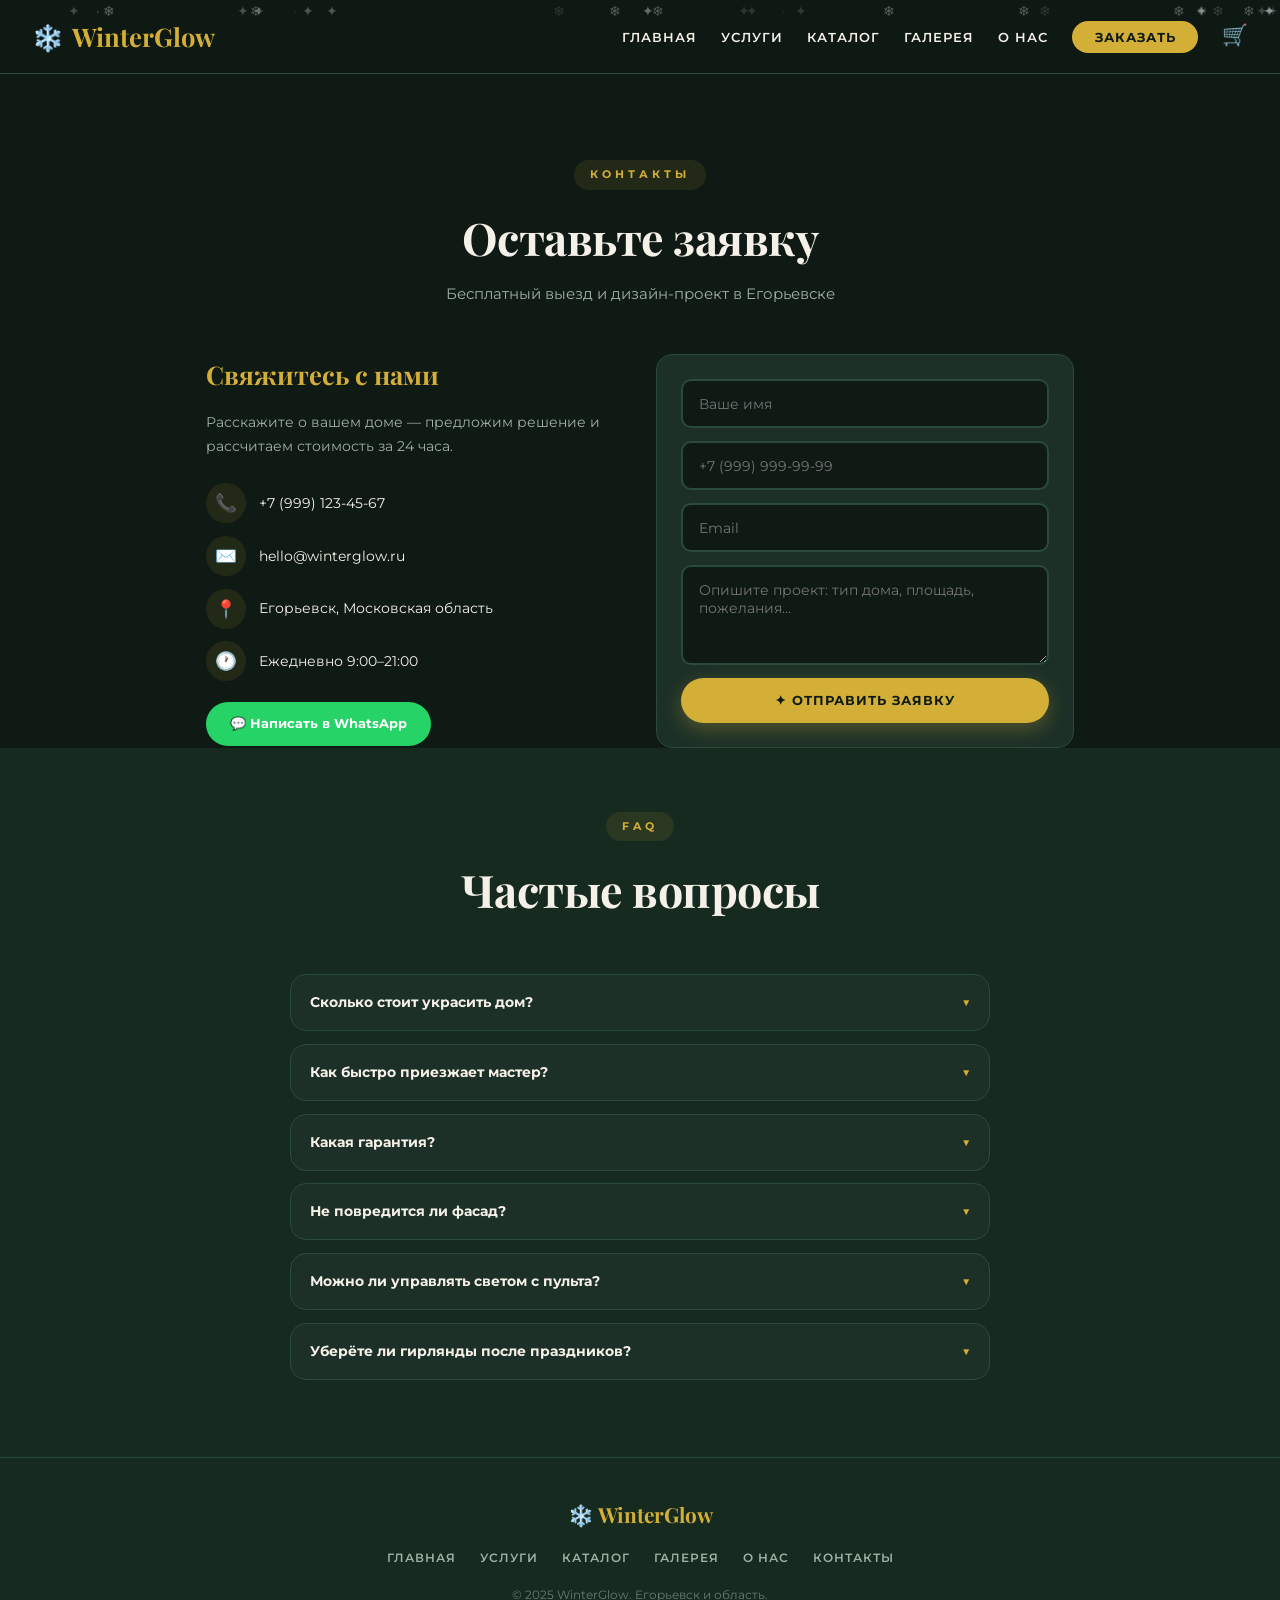
<file: contact.html>
<!DOCTYPE html>
<html lang="ru">
<head>
<meta charset="UTF-8">
<meta name="viewport" content="width=device-width, initial-scale=1.0">
<meta name="description" content="Свяжитесь с WinterGlow. Бесплатный выезд на замер. Егорьевск и область.">
<title>Контакты — WinterGlow</title>
<link rel="stylesheet" href="css/style.css">
</head>
<body>
<div id="snow"></div>
<div class="admin-bar" id="adminBar"><span>🔐 Админ</span><button class="abtn" onclick="exportData()">💾 Сохранить</button><button class="abtn" onclick="importData()">📂 Загрузить</button><button class="abtn red" onclick="toggleAdmin()">Выход</button></div>
<nav class="nav" id="navbar">
<div class="nav-logo" onclick="location.href='index.html'"><span>❄️</span> WinterGlow</div>
<ul class="nav-links" id="navLinks">
<li><a href="index.html" data-page="home">Главная</a></li>
<li><a href="services.html" data-page="services">Услуги</a></li>
<li><a href="catalog.html" data-page="catalog">Каталог</a></li>
<li><a href="gallery.html" data-page="gallery">Галерея</a></li>
<li><a href="about.html" data-page="about">О нас</a></li>
<li><a href="contact.html" data-page="contact" class="active nav-cta">Заказать</a></li>
<li><button class="cart-icon" onclick="openCart()">🛒<span class="cart-count" id="cartCount">0</span></button></li>
</ul>
<button class="burger" id="burger" onclick="toggleMenu()"><span></span><span></span><span></span></button>
</nav>
<main>
<div class="section-head" style="padding-top:5rem">
<span class="section-tag">Контакты</span>
<h2 class="section-title">Оставьте заявку</h2>
<p class="section-sub">Бесплатный выезд и дизайн-проект в Егорьевске</p>
</div>
<div class="contact-wrap">
<div class="contact-info">
<h3>Свяжитесь с нами</h3>
<p>Расскажите о вашем доме — предложим решение и рассчитаем стоимость за 24 часа.</p>
<div class="contact-line"><span class="ic">📞</span> +7 (999) 123-45-67</div>
<div class="contact-line"><span class="ic">✉️</span> hello@winterglow.ru</div>
<div class="contact-line"><span class="ic">📍</span> Егорьевск, Московская область</div>
<div class="contact-line"><span class="ic">🕐</span> Ежедневно 9:00–21:00</div>
<a href="https://wa.me/79991234567" target="_blank" class="wa-btn">💬 Написать в WhatsApp</a>
</div>
<form class="contact-form" id="contactForm">
<input type="text" name="name" placeholder="Ваше имя" required>
<input type="tel" name="phone" id="phone" placeholder="+7 (999) 999-99-99" required>
<input type="email" name="email" placeholder="Email">
<textarea name="message" placeholder="Опишите проект: тип дома, площадь, пожелания..."></textarea>
<input type="hidden" name="cart" id="cartField">
<button type="submit" class="btn btn-gold" style="justify-content:center">✦ Отправить заявку</button>
<div class="form-ok" id="formOk">✓ Заявка отправлена! Перезвоним в течение часа.</div>
</form>
</div>
<section class="section alt">
<div class="section-head"><span class="section-tag">FAQ</span><h2 class="section-title">Частые вопросы</h2></div>
<div class="faq-list" id="faqList"></div>
</section>
</main>
<footer>
<div class="footer-logo">❄️ WinterGlow</div>
<ul class="footer-links"><li><a href="index.html">Главная</a></li><li><a href="services.html">Услуги</a></li><li><a href="catalog.html">Каталог</a></li><li><a href="gallery.html">Галерея</a></li><li><a href="about.html">О нас</a></li><li><a href="contact.html">Контакты</a></li></ul>
<p class="footer-copy">© 2025 WinterGlow. Егорьевск и область.</p>
</footer>
<div class="cart-modal" id="cartModal" onclick="closeCartOutside(event)"><div class="cart-panel" onclick="event.stopPropagation()"><div class="cart-header"><h3>🛒 Корзина</h3><button class="cart-close" onclick="closeCart()">✕</button></div><div id="cartItems"></div><div class="cart-total"><span>Итого:</span><span class="cart-total-price" id="cartTotal">0 ₽</span></div><div class="cart-actions"><a href="contact.html" class="btn btn-gold" style="justify-content:center" onclick="closeCart()">Оформить</a><button class="btn btn-outline" style="justify-content:center" onclick="clearCart()">Очистить</button></div></div></div>
<script src="js/data.js"></script><script src="js/app.js"></script><script src="js/components.js"></script>
</body>
</html>
</file>
<file: css/style.css>
@import url('https://fonts.googleapis.com/css2?family=Montserrat:wght@300;400;500;600;700;800&family=Playfair+Display:wght@400;600;700;800&display=swap');

:root{--bg:#0f1a14;--bg2:#162a1f;--surface:#1c3027;--surface2:#234034;--gold:#d4af37;--gold2:#b8943e;--cream:#f5f0e8;--red:#c0392b;--red2:#e74c3c;--green:#27ae60;--text:#f5f0e8;--text2:#a0b0a5;--text3:#6a7a70;--border:#2a4a3a;--radius:16px;--shadow:0 8px 32px rgba(0,0,0,.3);--shadow-lg:0 20px 60px rgba(0,0,0,.4)}

*{margin:0;padding:0;box-sizing:border-box}
html{scroll-behavior:smooth}
body{font-family:'Montserrat',sans-serif;background:var(--bg);color:var(--text);line-height:1.6;overflow-x:hidden}
img{max-width:100%}

/* SNOW */
#snow{position:fixed;top:0;left:0;width:100%;height:100%;pointer-events:none;z-index:9999}
.flake{position:absolute;color:rgba(255,255,255,.5);font-size:14px;animation:fall linear infinite;user-select:none}
@keyframes fall{0%{transform:translateY(-10vh) translateX(0)}100%{transform:translateY(110vh) translateX(50px)}}

/* ADMIN BAR */
.admin-bar{display:none;justify-content:center;gap:.8rem;padding:.7rem 1rem;background:var(--surface2);border-bottom:2px solid var(--gold);flex-wrap:wrap;position:fixed;top:0;left:0;right:0;z-index:1001}
.admin-bar.active{display:flex}
.admin-bar span{font-size:.75rem;font-weight:700;color:var(--gold);text-transform:uppercase;letter-spacing:1px;display:flex;align-items:center}
.abtn{padding:.45rem 1rem;border-radius:50px;border:none;background:var(--gold);color:var(--bg);font-size:.72rem;font-weight:700;cursor:pointer;font-family:'Montserrat',sans-serif;transition:.3s}
.abtn:hover{background:var(--gold2);transform:translateY(-2px)}
.abtn.red{background:var(--red)}.abtn.red:hover{background:var(--red2)}
body.admin-open .nav{top:50px}body.admin-open .hero,body.admin-open main{padding-top:130px}

/* NAV */
.nav{position:fixed;top:0;left:0;width:100%;z-index:1000;padding:1rem 2rem;display:flex;justify-content:space-between;align-items:center;background:rgba(15,26,20,.85);backdrop-filter:blur(20px);border-bottom:1px solid var(--border);transition:all .3s}
.nav-logo{font-family:'Playfair Display',serif;font-size:1.6rem;font-weight:700;color:var(--gold);text-decoration:none;display:flex;align-items:center;gap:.5rem;cursor:pointer;user-select:none}
.nav-links{display:flex;list-style:none;gap:1.5rem;align-items:center}
.nav-links a{color:var(--text);text-decoration:none;font-size:.8rem;font-weight:600;letter-spacing:1px;text-transform:uppercase;cursor:pointer;position:relative;transition:color .3s;background:none;border:none;font-family:'Montserrat',sans-serif;padding:.3rem 0}
.nav-links a::after{content:'';position:absolute;bottom:0;left:0;width:0;height:2px;background:var(--gold);border-radius:1px;transition:width .3s}
.nav-links a:hover,.nav-links a.active{color:var(--gold)}
.nav-links a:hover::after,.nav-links a.active::after{width:100%}
.nav-cta{background:var(--gold)!important;color:var(--bg)!important;padding:.55rem 1.4rem!important;border-radius:50px!important;font-weight:700!important;transition:all .3s!important}
.nav-cta::after{display:none!important}
.nav-cta:hover{background:var(--gold2)!important;transform:translateY(-2px)}
.cart-icon{position:relative;cursor:pointer;font-size:1.3rem;background:none;border:none;color:var(--text)}
.cart-count{position:absolute;top:-8px;right:-8px;width:20px;height:20px;background:var(--red);color:#fff;border-radius:50%;font-size:.7rem;font-weight:700;display:none;align-items:center;justify-content:center}
.cart-count.visible{display:flex}
.burger{display:none;flex-direction:column;gap:5px;cursor:pointer;background:none;border:none}
.burger span{width:26px;height:2.5px;background:var(--text);display:block;border-radius:2px;transition:.3s}

/* HERO */
.hero{min-height:100vh;display:flex;align-items:center;justify-content:center;position:relative;padding-top:80px;text-align:center;background:radial-gradient(ellipse at 50% 40%,var(--bg2),var(--bg));overflow:hidden}
.hero-glow{position:absolute;width:600px;height:600px;border-radius:50%;background:radial-gradient(circle,rgba(212,175,55,.08),transparent 70%);top:20%;left:50%;transform:translateX(-50%);pointer-events:none}
.hero-content{position:relative;z-index:2;max-width:800px;padding:0 2rem}
.hero-badge{display:inline-flex;align-items:center;gap:.5rem;background:var(--surface);border:1px solid var(--gold);border-radius:50px;padding:.5rem 1.2rem;font-size:.75rem;font-weight:600;letter-spacing:2px;text-transform:uppercase;color:var(--gold);margin-bottom:1.5rem}
.hero-badge .dot{width:8px;height:8px;background:var(--red);border-radius:50%;animation:blink 1.5s infinite}
@keyframes blink{0%,100%{opacity:1}50%{opacity:.3}}
.hero h1{font-family:'Playfair Display',serif;font-size:clamp(2.5rem,6vw,5rem);font-weight:800;line-height:1.1;margin-bottom:1.2rem;letter-spacing:-1px}
.hero h1 .accent{color:var(--gold)}
.hero p{font-size:1.1rem;color:var(--text2);max-width:520px;margin:0 auto 2rem}
.hero-btns{display:flex;gap:1rem;justify-content:center;flex-wrap:wrap}

/* BUTTONS */
.btn{display:inline-flex;align-items:center;gap:.5rem;padding:.9rem 2rem;border-radius:50px;font-weight:700;font-size:.82rem;letter-spacing:1px;text-transform:uppercase;text-decoration:none;cursor:pointer;transition:all .35s;border:none;font-family:'Montserrat',sans-serif}
.btn-gold{background:var(--gold);color:var(--bg);box-shadow:0 6px 20px rgba(212,175,55,.3)}
.btn-gold:hover{background:var(--gold2);transform:translateY(-3px);box-shadow:0 12px 30px rgba(212,175,55,.4)}
.btn-outline{background:transparent;color:var(--text);border:2px solid var(--border)}
.btn-outline:hover{border-color:var(--gold);color:var(--gold)}
.btn-sm{padding:.5rem 1.2rem;font-size:.72rem;border-radius:50px;background:var(--gold);color:var(--bg);border:none;cursor:pointer;font-weight:700;text-transform:uppercase;transition:.3s;font-family:'Montserrat',sans-serif}
.btn-sm:hover{background:var(--gold2);transform:translateY(-2px)}
.btn-sm.added{background:var(--green)}
.btn-danger{background:var(--red);color:#fff;padding:.35rem .9rem;font-size:.7rem;border:none;border-radius:50px;cursor:pointer;font-weight:600}.btn-danger:hover{background:var(--red2)}

/* SECTIONS */
main{padding-top:80px}
.section{padding:4rem 2rem}
.section.alt{background:var(--bg2)}
.section-head{text-align:center;margin-bottom:3rem}
.section-tag{display:inline-block;font-size:.7rem;text-transform:uppercase;letter-spacing:4px;color:var(--gold);margin-bottom:.8rem;font-weight:700;background:rgba(212,175,55,.1);padding:.35rem 1rem;border-radius:50px}
.section-title{font-family:'Playfair Display',serif;font-size:clamp(1.8rem,3.5vw,2.8rem);font-weight:700;margin-bottom:.5rem;letter-spacing:-.5px}
.section-sub{color:var(--text2);font-size:.95rem;max-width:500px;margin:0 auto}

/* SERVICES */
.services-grid{display:grid;grid-template-columns:repeat(auto-fit,minmax(300px,1fr));gap:1.5rem;max-width:1100px;margin:0 auto}
.service-card{background:var(--surface);border:1px solid var(--border);border-radius:var(--radius);padding:2rem 1.5rem;transition:all .4s;position:relative;overflow:hidden}
.service-card::before{content:'';position:absolute;top:0;left:0;right:0;height:3px;background:linear-gradient(90deg,var(--gold),var(--red));transform:scaleX(0);transform-origin:left;transition:.4s}
.service-card:hover{transform:translateY(-8px);box-shadow:var(--shadow-lg);border-color:transparent}
.service-card:hover::before{transform:scaleX(1)}
.service-icon{font-size:2.5rem;margin-bottom:1rem;display:block}
.service-card h3{font-size:1.1rem;font-weight:700;margin-bottom:.5rem}
.service-card p{font-size:.88rem;color:var(--text2);line-height:1.6;margin-bottom:1rem}
.service-price{display:inline-block;padding:.3rem .9rem;background:rgba(212,175,55,.1);border-radius:50px;color:var(--gold);font-size:.8rem;font-weight:700}

/* CATALOG */
.catalog-tools{max-width:1100px;margin:0 auto;padding:0 1rem 1rem;display:flex;flex-direction:column;align-items:center;gap:1rem}
.catalog-filters{display:flex;gap:.6rem;justify-content:center;flex-wrap:wrap}
.filter-btn{padding:.5rem 1.2rem;border-radius:50px;border:2px solid var(--border);background:var(--surface);color:var(--text);font-size:.8rem;font-weight:600;cursor:pointer;transition:.3s;font-family:'Montserrat',sans-serif}
.filter-btn:hover,.filter-btn.active{background:var(--gold);color:var(--bg);border-color:var(--gold)}
.catalog-search{width:100%;max-width:380px;padding:.85rem 1.3rem;border-radius:50px;border:2px solid var(--border);background:var(--surface);color:var(--text);font-family:'Montserrat',sans-serif;font-size:.88rem;transition:.3s}
.catalog-search:focus{outline:none;border-color:var(--gold);box-shadow:0 0 0 3px rgba(212,175,55,.1)}
.catalog-grid{display:grid;grid-template-columns:repeat(auto-fill,minmax(260px,1fr));gap:1.5rem;max-width:1100px;margin:0 auto;padding:0 1rem 2rem}
.product-card{background:var(--surface);border:1px solid var(--border);border-radius:var(--radius);overflow:hidden;transition:all .4s;display:flex;flex-direction:column;box-shadow:var(--shadow);position:relative}
.product-card:hover{transform:translateY(-6px);box-shadow:var(--shadow-lg);border-color:var(--gold)}
.product-img{width:100%;height:200px;position:relative;overflow:hidden}
.product-img img{width:100%;height:100%;object-fit:cover;display:block;transition:.5s}
.product-card:hover .product-img img{transform:scale(1.08)}
.product-img-fallback{width:100%;height:100%;display:flex;align-items:center;justify-content:center;font-size:4rem;background:linear-gradient(135deg,var(--bg2),var(--surface2))}
.product-badge{position:absolute;top:.8rem;left:.8rem;background:var(--red);color:#fff;font-size:.68rem;font-weight:700;padding:.25rem .7rem;border-radius:50px;letter-spacing:1px;text-transform:uppercase;z-index:5}
.product-body{padding:1.2rem;flex:1;display:flex;flex-direction:column}
.product-cat{font-size:.68rem;text-transform:uppercase;letter-spacing:2px;color:var(--gold);margin-bottom:.3rem;font-weight:700}
.product-title{font-size:1rem;font-weight:700;margin-bottom:.3rem;line-height:1.3}
.product-desc{font-size:.82rem;color:var(--text2);line-height:1.5;flex:1;margin-bottom:1rem}
.product-footer{display:flex;justify-content:space-between;align-items:center;gap:.8rem}
.product-price{font-size:1.3rem;font-weight:800;color:var(--gold)}
.product-price small{font-size:.72rem;color:var(--text3);font-weight:500}
.admin-edit,.admin-delete{position:absolute;top:.5rem;width:30px;height:30px;border-radius:50%;color:#fff;border:none;cursor:pointer;font-size:.9rem;z-index:10;display:flex;align-items:center;justify-content:center;transition:transform .2s}
.admin-edit{right:2.5rem;background:var(--gold)}.admin-delete{right:.5rem;background:var(--red)}
.admin-edit:hover,.admin-delete:hover{transform:scale(1.15)}

/* BEFORE/AFTER SLIDER */
.ba-container{max-width:800px;margin:0 auto;position:relative;border-radius:var(--radius);overflow:hidden;box-shadow:var(--shadow-lg);aspect-ratio:4/3;user-select:none}
.ba-img{position:absolute;top:0;left:0;width:100%;height:100%;object-fit:cover;pointer-events:none}
.ba-before{z-index:1}
.ba-after{z-index:2;clip-path:inset(0 0 0 50%)}
.ba-handle{position:absolute;top:0;bottom:0;left:50%;width:4px;background:var(--gold);z-index:3;cursor:ew-resize;transform:translateX(-50%)}
.ba-handle::after{content:'⇆';position:absolute;top:50%;left:50%;transform:translate(-50%,-50%);background:var(--gold);color:var(--bg);width:44px;height:44px;border-radius:50%;display:flex;align-items:center;justify-content:center;font-size:1.2rem;font-weight:700;box-shadow:0 4px 15px rgba(0,0,0,.3)}
.ba-label{position:absolute;top:1rem;z-index:4;padding:.4rem 1rem;border-radius:50px;font-size:.75rem;font-weight:700;text-transform:uppercase;letter-spacing:1px}
.ba-label-before{left:1rem;background:rgba(0,0,0,.6);color:#fff}
.ba-label-after{right:1rem;background:var(--gold);color:var(--bg)}
.ba-tabs{display:flex;gap:.5rem;justify-content:center;margin-bottom:1.5rem;flex-wrap:wrap}
.ba-tab{padding:.5rem 1.2rem;border-radius:50px;border:2px solid var(--border);background:var(--surface);color:var(--text);font-size:.8rem;font-weight:600;cursor:pointer;transition:.3s;font-family:'Montserrat',sans-serif}
.ba-tab.active{background:var(--gold);color:var(--bg);border-color:var(--gold)}

/* GALLERY */
.gallery-grid{display:grid;grid-template-columns:repeat(auto-fill,minmax(280px,1fr));gap:1.2rem;max-width:1100px;margin:0 auto;padding:0 1rem 2rem}
.gallery-item{position:relative;border-radius:var(--radius);overflow:hidden;aspect-ratio:4/3;cursor:pointer;background:var(--surface);border:1px solid var(--border);transition:all .4s;box-shadow:var(--shadow)}
.gallery-item:hover{transform:scale(1.03);box-shadow:var(--shadow-lg);border-color:var(--gold);z-index:2}
.gallery-item img{width:100%;height:100%;object-fit:cover;display:block;transition:.5s}
.gallery-item:hover img{transform:scale(1.1)}
.gallery-overlay{position:absolute;bottom:0;left:0;right:0;padding:1.2rem;background:linear-gradient(transparent,rgba(0,0,0,.85));transform:translateY(100%);transition:.4s}
.gallery-item:hover .gallery-overlay{transform:translateY(0)}
.gallery-overlay h4{color:#fff;font-size:.95rem;font-weight:700}
.gallery-overlay p{color:rgba(255,255,255,.7);font-size:.78rem;margin-top:.2rem}
.gallery-item .admin-delete{top:.5rem;right:.5rem}

/* LIGHTBOX */
.lightbox{display:none;position:fixed;top:0;left:0;width:100%;height:100%;background:rgba(0,0,0,.95);z-index:2000;align-items:center;justify-content:center;flex-direction:column}
.lightbox.active{display:flex}
.lightbox img{max-width:90%;max-height:80vh;border-radius:var(--radius);object-fit:contain}
.lb-close{position:absolute;top:1.5rem;right:1.5rem;font-size:1.5rem;color:#fff;cursor:pointer;background:rgba(255,255,255,.1);border:none;width:44px;height:44px;border-radius:50%;display:flex;align-items:center;justify-content:center;transition:.3s}.lb-close:hover{background:rgba(255,255,255,.2)}
.lb-cap{color:#fff;margin-top:1rem;font-size:1rem;text-align:center;font-weight:500}
.lb-nav{position:absolute;top:50%;transform:translateY(-50%);font-size:2rem;color:#fff;cursor:pointer;background:rgba(255,255,255,.08);border:none;width:46px;height:46px;border-radius:50%;display:flex;align-items:center;justify-content:center;transition:.3s}.lb-nav:hover{background:rgba(255,255,255,.2)}
.lb-prev{left:1.5rem}.lb-next{right:1.5rem}

/* CART */
.cart-modal{display:none;position:fixed;top:0;left:0;width:100%;height:100%;background:rgba(0,0,0,.6);z-index:1500;align-items:center;justify-content:flex-end}
.cart-modal.active{display:flex}
.cart-panel{width:100%;max-width:400px;height:100%;background:var(--surface);padding:1.5rem;overflow-y:auto;animation:slideIn .3s}
@keyframes slideIn{from{transform:translateX(100%)}to{transform:translateX(0)}}
.cart-header{display:flex;justify-content:space-between;align-items:center;margin-bottom:1rem;padding-bottom:1rem;border-bottom:1px solid var(--border)}
.cart-header h3{font-family:'Playfair Display',serif;font-size:1.4rem;color:var(--gold)}
.cart-close{background:none;border:none;font-size:1.4rem;cursor:pointer;color:var(--text)}
.cart-item{display:flex;gap:.8rem;padding:.8rem 0;border-bottom:1px solid var(--border);align-items:center}
.cart-item img{width:50px;height:50px;border-radius:10px;object-fit:cover;flex-shrink:0}
.cart-item-fallback{width:50px;height:50px;border-radius:10px;display:flex;align-items:center;justify-content:center;font-size:1.5rem;flex-shrink:0;background:var(--surface2)}
.cart-item-info{flex:1;min-width:0}
.cart-item-title{font-weight:700;font-size:.85rem;margin-bottom:.2rem;white-space:nowrap;overflow:hidden;text-overflow:ellipsis}
.cart-item-price{color:var(--gold);font-weight:700;font-size:.82rem}
.cart-empty{text-align:center;color:var(--text3);padding:2rem 0}
.cart-total{display:flex;justify-content:space-between;align-items:center;margin-top:1rem;padding-top:1rem;border-top:2px solid var(--border);font-weight:700;font-size:1.1rem}
.cart-total-price{color:var(--gold);font-size:1.3rem}
.cart-actions{display:flex;flex-direction:column;gap:.8rem;margin-top:1rem}

/* PROCESS */
.process-grid{display:grid;grid-template-columns:repeat(auto-fit,minmax(200px,1fr));gap:1.5rem;max-width:1000px;margin:0 auto}
.process-step{text-align:center;padding:1.5rem}
.process-num{width:50px;height:50px;border-radius:50%;background:var(--gold);color:var(--bg);font-size:1.3rem;font-weight:800;display:flex;align-items:center;justify-content:center;margin:0 auto 1rem}
.process-step h4{font-size:.95rem;font-weight:700;margin-bottom:.3rem}
.process-step p{font-size:.82rem;color:var(--text2)}

/* CALCULATOR */
.calc-wrap{max-width:600px;margin:0 auto;background:var(--surface);border:1px solid var(--border);border-radius:var(--radius);padding:2rem;box-shadow:var(--shadow)}
.calc-row{margin-bottom:1.2rem}
.calc-row label{display:block;font-size:.78rem;font-weight:600;color:var(--text2);margin-bottom:.4rem;text-transform:uppercase;letter-spacing:1px}
.calc-row select,.calc-row input{width:100%;background:var(--bg);border:2px solid var(--border);border-radius:10px;padding:.7rem .9rem;color:var(--text);font-family:'Montserrat',sans-serif;font-size:.88rem;transition:.3s}
.calc-row select:focus,.calc-row input:focus{outline:none;border-color:var(--gold)}
.calc-row input[type=range]{-webkit-appearance:none;height:6px;background:var(--border);border:none;border-radius:3px;padding:0}
.calc-row input[type=range]::-webkit-slider-thumb{-webkit-appearance:none;width:22px;height:22px;background:var(--gold);border-radius:50%;cursor:pointer}
.calc-row input[type=number]{-moz-appearance:textfield}.calc-row input[type=number]::-webkit-inner-spin-button{display:none}
.calc-result{background:var(--bg);border-radius:12px;padding:1.5rem;text-align:center;margin-top:1rem;border:1px solid var(--gold)}
.calc-result-label{font-size:.8rem;color:var(--text2);margin-bottom:.3rem}
.calc-result-price{font-family:'Playfair Display',serif;font-size:2rem;font-weight:800;color:var(--gold)}
.calc-result-note{font-size:.75rem;color:var(--text3);margin-top:.5rem}

/* TESTIMONIALS */
.test-grid{display:grid;grid-template-columns:repeat(auto-fit,minmax(280px,1fr));gap:1.5rem;max-width:1000px;margin:0 auto}
.test-card{background:var(--surface);border:1px solid var(--border);border-radius:var(--radius);padding:1.8rem;transition:.3s}
.test-card:hover{border-color:var(--gold);transform:translateY(-4px)}
.test-stars{color:var(--gold);font-size:1rem;margin-bottom:.8rem;letter-spacing:3px}
.test-text{font-size:.9rem;color:var(--text2);font-style:italic;line-height:1.7;margin-bottom:1rem}
.test-author{color:var(--gold);font-weight:700;font-size:.82rem}
.test-loc{color:var(--text3);font-size:.72rem;margin-top:.2rem}

/* FAQ */
.faq-list{max-width:700px;margin:0 auto}
.faq-item{background:var(--surface);border:1px solid var(--border);border-radius:var(--radius);margin-bottom:.8rem;overflow:hidden;transition:.3s;cursor:pointer}
.faq-item:hover{border-color:var(--gold)}
.faq-q{padding:1rem 1.2rem;font-weight:700;font-size:.9rem;display:flex;justify-content:space-between;align-items:center;color:var(--text)}
.faq-q .arrow{color:var(--gold);transition:transform .3s}
.faq-item.open .arrow{transform:rotate(180deg)}
.faq-a{max-height:0;overflow:hidden;transition:max-height .3s;padding:0 1.2rem;color:var(--text2);font-size:.85rem;line-height:1.6}
.faq-item.open .faq-a{max-height:200px;padding-bottom:1rem}

/* CONTACT */
.contact-wrap{max-width:900px;margin:0 auto;display:grid;grid-template-columns:1fr 1fr;gap:2rem;padding:0 1rem}
.contact-info h3{font-family:'Playfair Display',serif;font-size:1.6rem;margin-bottom:1rem;color:var(--gold)}
.contact-info p{color:var(--text2);font-size:.88rem;line-height:1.7;margin-bottom:1.5rem}
.contact-line{display:flex;align-items:center;gap:.8rem;margin-bottom:.8rem;font-size:.88rem}
.contact-line .ic{width:40px;height:40px;border-radius:50%;display:flex;align-items:center;justify-content:center;font-size:1.1rem;background:rgba(212,175,55,.1);flex-shrink:0}
.wa-btn{display:inline-flex;align-items:center;gap:.5rem;padding:.7rem 1.5rem;border-radius:50px;background:#25d366;color:#fff;text-decoration:none;font-size:.82rem;font-weight:700;margin-top:.5rem;transition:.3s}
.wa-btn:hover{transform:translateY(-2px);box-shadow:0 6px 20px rgba(37,211,102,.3)}
.contact-form{display:flex;flex-direction:column;gap:.8rem;background:var(--surface);padding:1.5rem;border-radius:var(--radius);border:1px solid var(--border)}
.contact-form input,.contact-form textarea{background:var(--bg);border:2px solid var(--border);border-radius:10px;padding:.85rem 1rem;color:var(--text);font-family:'Montserrat',sans-serif;font-size:.88rem;transition:.3s;resize:vertical}
.contact-form input:focus,.contact-form textarea:focus{outline:none;border-color:var(--gold);box-shadow:0 0 0 3px rgba(212,175,55,.1)}
.contact-form textarea{min-height:100px}
.form-ok{display:none;background:rgba(39,174,96,.15);color:var(--green);padding:.8rem;border-radius:10px;font-weight:600;text-align:center;font-size:.85rem}
.form-ok.active{display:block}

/* MODAL */
.modal-overlay{display:none;position:fixed;top:0;left:0;width:100%;height:100%;background:rgba(0,0,0,.7);z-index:3000;align-items:center;justify-content:center;padding:1rem}
.modal-overlay.active{display:flex}
.modal-box{background:var(--surface);border:1px solid var(--gold);border-radius:var(--radius);padding:2rem;max-width:450px;width:100%;max-height:90vh;overflow-y:auto;animation:modalIn .3s}
@keyframes modalIn{from{transform:scale(.9);opacity:0}to{transform:scale(1);opacity:1}}
.modal-box h3{font-family:'Playfair Display',serif;font-size:1.4rem;color:var(--gold);margin-bottom:1.2rem}
.modal-field{margin-bottom:1rem}
.modal-field label{display:block;font-size:.78rem;font-weight:600;color:var(--text2);margin-bottom:.3rem;text-transform:uppercase;letter-spacing:1px}
.modal-field input,.modal-field textarea{width:100%;background:var(--bg);border:2px solid var(--border);border-radius:10px;padding:.7rem .9rem;color:var(--text);font-family:'Montserrat',sans-serif;font-size:.88rem;transition:.3s}
.modal-field input:focus,.modal-field textarea:focus{outline:none;border-color:var(--gold)}
.modal-field textarea{min-height:70px;resize:vertical}
.modal-btns{display:flex;gap:.8rem;margin-top:1.2rem}
.modal-btns .btn{flex:1;justify-content:center}

/* ABOUT */
.about-container{max-width:1000px;margin:0 auto;display:grid;grid-template-columns:1fr 1fr;gap:3rem;align-items:center;padding:0 1rem}
.about-text h3{font-family:'Playfair Display',serif;font-size:2rem;margin-bottom:1.2rem;color:var(--gold)}
.about-text p{color:var(--text2);font-size:.92rem;line-height:1.8;margin-bottom:1rem}
.about-stats{display:grid;grid-template-columns:1fr 1fr;gap:1rem;margin-top:1.5rem}
.stat-card{background:var(--surface);border:1px solid var(--border);border-radius:var(--radius);padding:1.5rem;text-align:center;transition:.3s}
.stat-card:hover{border-color:var(--gold);transform:translateY(-4px)}
.stat-number{font-family:'Playfair Display',serif;font-size:2.2rem;font-weight:800;color:var(--gold);display:block}
.stat-label{font-size:.75rem;color:var(--text3);text-transform:uppercase;letter-spacing:2px;margin-top:.4rem;font-weight:600}

/* FOOTER */
footer{background:var(--bg2);padding:2.5rem 1rem;text-align:center;border-top:1px solid var(--border)}
.footer-logo{font-family:'Playfair Display',serif;font-size:1.3rem;color:var(--gold);margin-bottom:.8rem;font-weight:700}
.footer-links{display:flex;gap:1.5rem;justify-content:center;list-style:none;margin-bottom:1rem;flex-wrap:wrap}
.footer-links a{color:var(--text2);text-decoration:none;font-size:.78rem;letter-spacing:1px;text-transform:uppercase;transition:color .3s;font-weight:600}
.footer-links a:hover{color:var(--gold)}
.footer-copy{color:var(--text3);font-size:.72rem}

/* MOBILE */
@media(max-width:768px){
.nav{padding:.8rem 1rem}
.nav-links{position:fixed;top:0;right:-100%;width:70%;height:100vh;background:rgba(15,26,20,.98);backdrop-filter:blur(20px);flex-direction:column;justify-content:center;gap:1.5rem;transition:right .4s;z-index:1000;box-shadow:-10px 0 40px rgba(0,0,0,.3);padding:1.5rem}
.nav-links.active{right:0}
.burger{display:flex}
.burger.active span:nth-child(1){transform:rotate(45deg) translate(5px,6px)}
.burger.active span:nth-child(2){opacity:0}
.burger.active span:nth-child(3){transform:rotate(-45deg) translate(5px,-6px)}
.contact-wrap,.about-container{grid-template-columns:1fr}
.hero h1{font-size:2rem}
.catalog-grid,.gallery-grid,.services-grid,.test-grid,.process-grid{grid-template-columns:1fr 1fr;gap:.8rem}
.about-stats{grid-template-columns:1fr 1fr}
.lb-nav{width:36px;height:36px;font-size:1.3rem}
.lb-prev{left:.3rem}.lb-next{right:.3rem}
.calc-wrap{padding:1.2rem}
.ba-tabs{gap:.4rem}
.ba-tab{padding:.4rem .8rem;font-size:.72rem}
}
@media(max-width:480px){
.catalog-grid,.gallery-grid,.services-grid,.test-grid,.process-grid{grid-template-columns:1fr}
.hero-btns{flex-direction:column;align-items:center}
.btn{width:100%;justify-content:center}
.about-stats{grid-template-columns:1fr}
}
</file>
